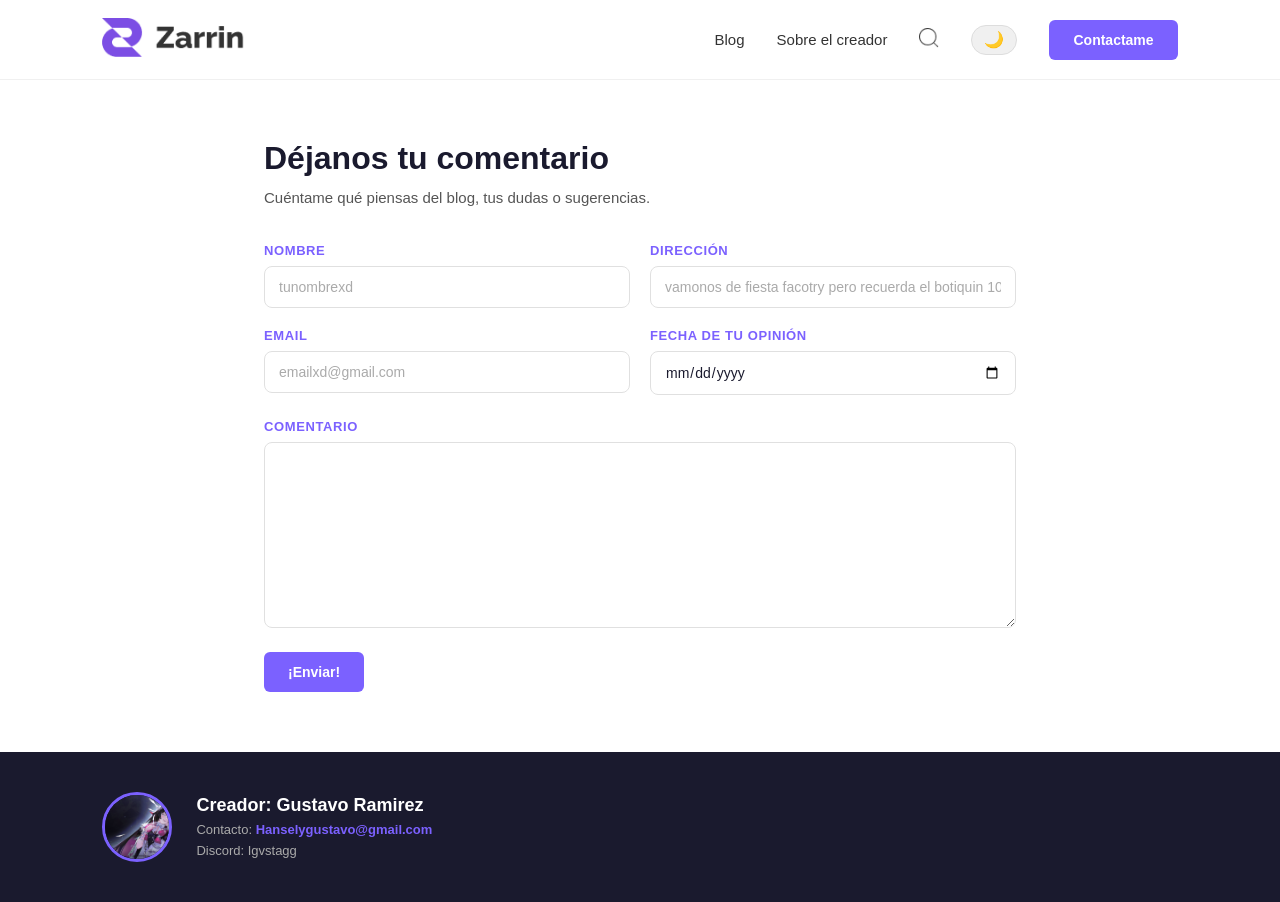
<file: contacto.html>
<!DOCTYPE html>
<html lang="es">
<head>
    <meta charset="UTF-8">
    <meta name="viewport" content="width=device-width, initial-scale=1.0">
    <title>Contacto</title>
    <link rel="stylesheet" href="style.css">
</head>
<body>
    <header class="header">
        <a href="index.html" class="header__logo">
            <img src="assets/logo.png" alt="Logo">
        </a>
        <nav class="header__nav nav">
            <a href="index.html" class="nav__link">Blog</a>
            <a href="creador.html" class="nav__link">Sobre el creador</a>
            <a href="" class="nav__link">
                <img src="assets/lupa.png" alt="search" class="nav__img">
            </a>
            <button class="theme-toggle" onclick="toggleTheme()" title="Cambiar tema">🌙</button>
            <a href="contacto.html" class="button--purple">Contactame</a>
        </nav>
    </header>

    <main class="main">
        <section class="contact">
            <h1 class="contact__title">Déjanos tu comentario</h1>
            <p class="contact__subtitle">Cuéntame qué piensas del blog, tus dudas o sugerencias.</p>

            <!-- Reemplaza TU_ID_AQUI por el ID que te da Formspree (formspree.io) -->
            <form action="https://formspree.io/f/TU_ID_AQUI" method="POST" class="contact__form">
                <div class="contact__grid">
                    <div class="contact__field">
                        <label for="nombre">Nombre</label>
                        <input type="text" id="nombre" placeholder="tunombrexd" required name="nombre">
                    </div>
                    <div class="contact__field">
                        <label for="direccion">Dirección</label>
                        <input type="text" id="direccion" placeholder="vamonos de fiesta facotry pero recuerda el botiquin 10 #16-20" required name="direccion">
                    </div>
                    <div class="contact__field">
                        <label for="email">Email</label>
                        <input type="email" id="email" placeholder="emailxd@gmail.com" required name="_replyto">
                    </div>
                    <div class="contact__field">
                        <label for="fecha">Fecha de tu opinión</label>
                        <input type="date" id="fecha" required name="opinion">
                    </div>
                </div>

                <div class="contact__field contact__field--full">
                    <label for="comentario">Comentario</label>
                    <textarea name="comentario" id="comentario" cols="30" rows="10" required></textarea>
                </div>

                <!-- Campos extra de Formspree -->
                <input type="hidden" name="_subject" value="Nuevo comentario en el blog">
                <input type="text" name="_gotcha" style="display:none">

                <button type="submit" class="button--purple contact__submit">¡Enviar!</button>
            </form>
        </section>
    </main>

    <footer class="footer">
        <img src="assets/pfp.jpg" alt="Profile Picture" class="footer__pfp">
        <div class="footer__info">
            <span class="footer__name">Creador: Gustavo Ramirez</span>
            <span class="footer__contact">Contacto: <a href="mailto:Hanselygustavo@gmail.com">Hanselygustavo@gmail.com</a></span>
            <span class="footer__discord">Discord: Igvstagg</span>
        </div>
    </footer>

    <script>
        function toggleTheme() {
            const isDark = document.body.classList.toggle('dark');
            localStorage.setItem('theme', isDark ? 'dark' : 'light');
            document.querySelector('.theme-toggle').textContent = isDark ? '☀️' : '🌙';
        }
        if (localStorage.getItem('theme') === 'dark') {
            document.body.classList.add('dark');
            document.querySelector('.theme-toggle').textContent = '☀️';
        }
    </script>
</body>
</html>
</file>
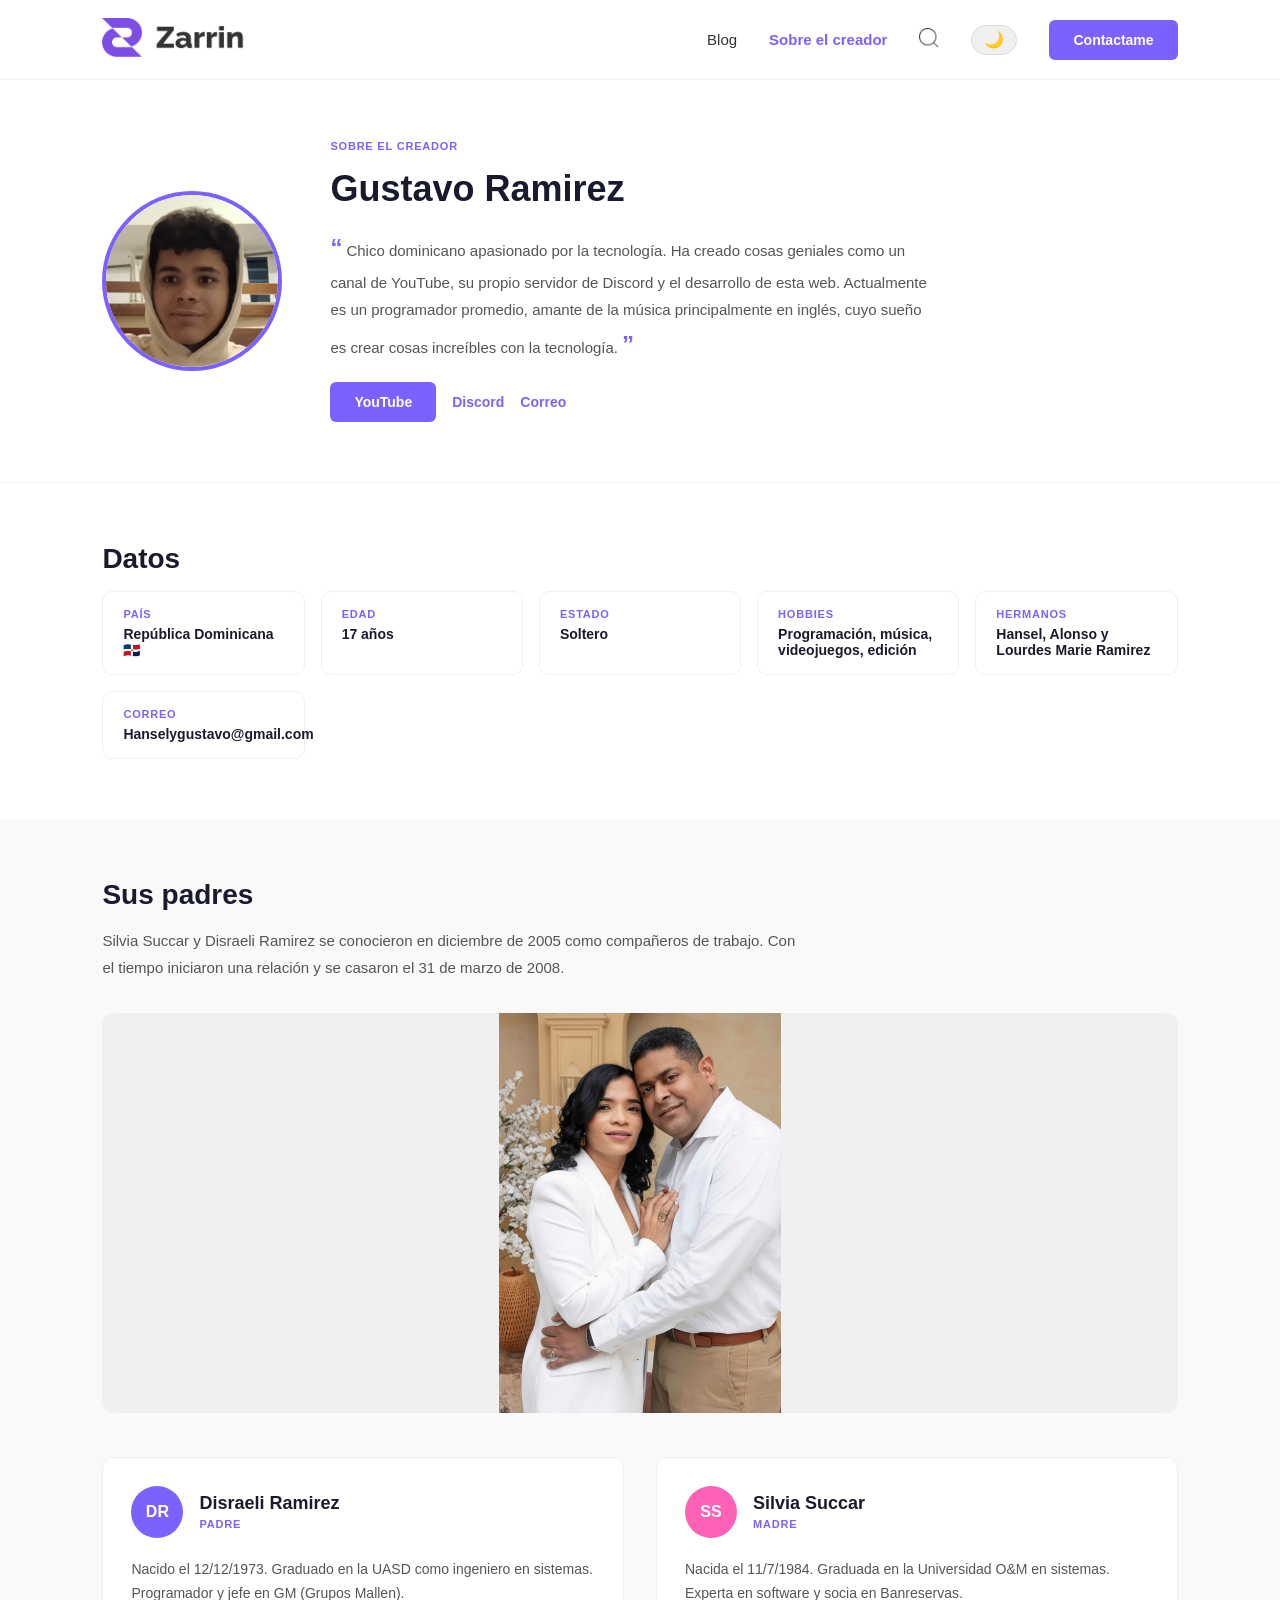
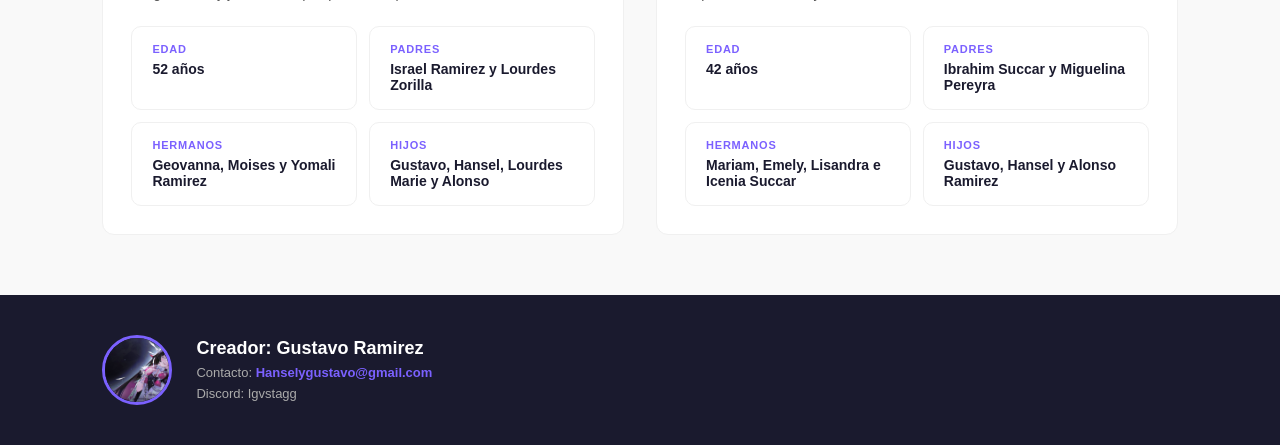
<file: creador.html>
<!DOCTYPE html>
<html lang="en">
<head>
    <meta charset="UTF-8">
    <meta name="viewport" content="width=device-width, initial-scale=1.0">
    <title>Sobre el creador</title>
    <link rel="stylesheet" href="style.css">
</head>
<body>
    <header class="header">
        <a href="index.html" class="header__logo">
            <img src="assets/logo.png" alt="Logo">
        </a>
        <nav class="header__nav nav">
            <a href="index.html" class="nav__link">Blog</a>
            <a href="creador.html" class="nav__link nav__link--purple">Sobre el creador</a>
            <a href="" class="nav__link">
                <img src="assets/lupa.png" alt="search" class="nav__img">
            </a>
            <button class="theme-toggle" onclick="toggleTheme()" title="Cambiar tema">🌙</button>
            <a href="https://mail.google.com/mail/?view=cm&to=Hanselygustavo@gmail.com" target="_blank" class="button--purple">Contactame</a>
        </nav>
    </header>

    <main class="main">
        <section class="creator-hero">
            <img src="assets/pfppp.webp" alt="Gustavo Ramirez" class="creator-hero__img">
            <div class="creator-hero__info">
                <span class="post__category">Sobre el creador</span>
                <h1 class="creator-hero__name">Gustavo Ramirez</h1>
                <p class="creator-hero__bio">Chico dominicano apasionado por la tecnología. Ha creado cosas geniales como un canal de YouTube, su propio servidor de Discord y el desarrollo de esta web. Actualmente es un programador promedio, amante de la música principalmente en inglés, cuyo sueño es crear cosas increíbles con la tecnología.</p>
                <div class="creator-hero__links">
                    <a href="https://www.youtube.com/@IGVSTAGG" target="_blank" class="button--purple">YouTube</a>
                    <a href="https://discord.gg/BCWVTdmDfM" target="_blank" class="creator-link">Discord</a>
                    <a href="mailto:Hanselygustavo@gmail.com" class="creator-link">Correo</a>
                </div>
            </div>
        </section>

        <section class="creator-section">
            <h2 class="creator-section__title">Datos</h2>
            <div class="creator-cards">
                <div class="creator-card"><span class="creator-card__label">País</span><span class="creator-card__value">República Dominicana 🇩🇴</span></div>
                <div class="creator-card"><span class="creator-card__label">Edad</span><span class="creator-card__value">17 años</span></div>
                <div class="creator-card"><span class="creator-card__label">Estado</span><span class="creator-card__value">Soltero</span></div>
                <div class="creator-card"><span class="creator-card__label">Hobbies</span><span class="creator-card__value">Programación, música, videojuegos, edición</span></div>
                <div class="creator-card"><span class="creator-card__label">Hermanos</span><span class="creator-card__value">Hansel, Alonso y Lourdes Marie Ramirez</span></div>
                <div class="creator-card"><span class="creator-card__label">Correo</span><span class="creator-card__value">Hanselygustavo@gmail.com</span></div>
            </div>
        </section>

        <section class="creator-section creator-section--gray">
            <h2 class="creator-section__title">Sus padres</h2>
            <p class="creator-section__desc">Silvia Succar y Disraeli Ramirez se conocieron en diciembre de 2005 como compañeros de trabajo. Con el tiempo iniciaron una relación y se casaron el 31 de marzo de 2008.</p>
            <img src="assets/padres.jpg" alt="Padres de Gustavo" class="creator-parents__img">
            <div class="creator-parents-grid">
                <div class="creator-parent-card">
                    <div class="creator-parent-card__header">
                        <div class="creator-avatar">DR</div>
                        <div><h3 class="creator-parent-card__name">Disraeli Ramirez</h3><span class="post__category">Padre</span></div>
                    </div>
                    <p class="creator-parent-card__bio">Nacido el 12/12/1973. Graduado en la UASD como ingeniero en sistemas. Programador y jefe en GM (Grupos Mallen).</p>
                    <div class="creator-parent-card__data">
                        <div class="creator-card"><span class="creator-card__label">Edad</span><span class="creator-card__value">52 años</span></div>
                        <div class="creator-card"><span class="creator-card__label">Padres</span><span class="creator-card__value">Israel Ramirez y Lourdes Zorilla</span></div>
                        <div class="creator-card"><span class="creator-card__label">Hermanos</span><span class="creator-card__value">Geovanna, Moises y Yomali Ramirez</span></div>
                        <div class="creator-card"><span class="creator-card__label">Hijos</span><span class="creator-card__value">Gustavo, Hansel, Lourdes Marie y Alonso</span></div>
                    </div>
                </div>
                <div class="creator-parent-card">
                    <div class="creator-parent-card__header">
                        <div class="creator-avatar creator-avatar--pink">SS</div>
                        <div><h3 class="creator-parent-card__name">Silvia Succar</h3><span class="post__category">Madre</span></div>
                    </div>
                    <p class="creator-parent-card__bio">Nacida el 11/7/1984. Graduada en la Universidad O&M en sistemas. Experta en software y socia en Banreservas.</p>
                    <div class="creator-parent-card__data">
                        <div class="creator-card"><span class="creator-card__label">Edad</span><span class="creator-card__value">42 años</span></div>
                        <div class="creator-card"><span class="creator-card__label">Padres</span><span class="creator-card__value">Ibrahim Succar y Miguelina Pereyra</span></div>
                        <div class="creator-card"><span class="creator-card__label">Hermanos</span><span class="creator-card__value">Mariam, Emely, Lisandra e Icenia Succar</span></div>
                        <div class="creator-card"><span class="creator-card__label">Hijos</span><span class="creator-card__value">Gustavo, Hansel y Alonso Ramirez</span></div>
                    </div>
                </div>
            </div>
        </section>
    </main>

    <footer class="footer">
        <img src="assets/pfp.jpg" alt="Profile Picture" class="footer__pfp">
        <div class="footer__info">
            <span class="footer__name">Creador: Gustavo Ramirez</span>
            <span class="footer__contact">Contacto: <a href="mailto:Hanselygustavo@gmail.com">Hanselygustavo@gmail.com</a></span>
            <span class="footer__discord">Discord: Igvstagg</span>
        </div>
    </footer>

    <script>
        function toggleTheme() {
            const isDark = document.body.classList.toggle('dark');
            localStorage.setItem('theme', isDark ? 'dark' : 'light');
            document.querySelector('.theme-toggle').textContent = isDark ? '☀️' : '🌙';
        }
        if (localStorage.getItem('theme') === 'dark') {
            document.body.classList.add('dark');
            document.querySelector('.theme-toggle').textContent = '☀️';
        }
    </script>
</body>
</html>
</file>
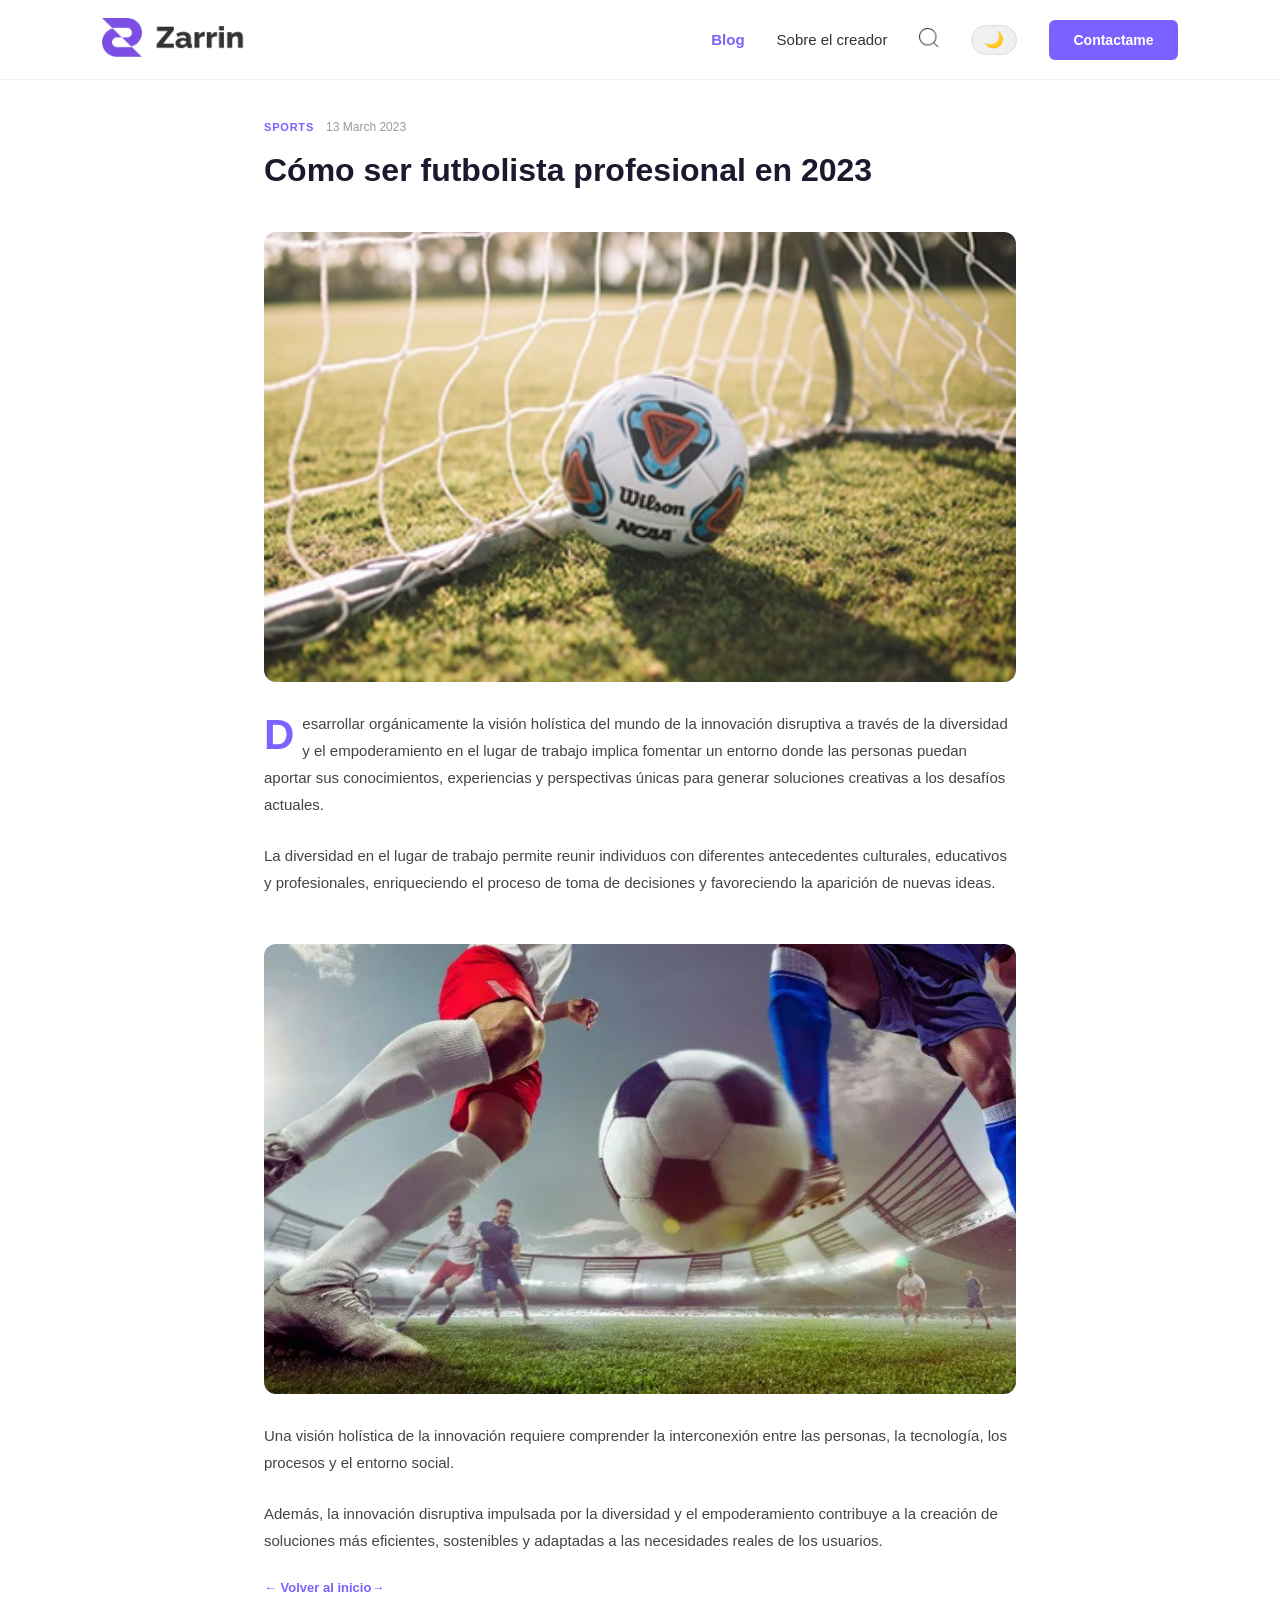
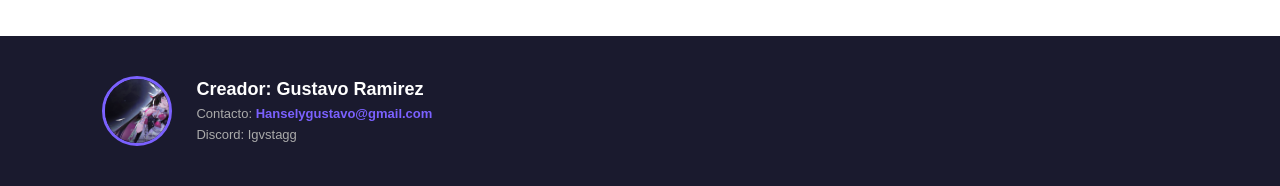
<file: futbolista.html>
<!DOCTYPE html>
<html lang="en">
<head>
    <meta charset="UTF-8">
    <meta name="viewport" content="width=device-width, initial-scale=1.0">
    <title>Cómo ser futbolista profesional en 2023</title>
    <link rel="stylesheet" href="style.css">
</head>
<body>
    <header class="header">
        <a href="index.html" class="header__logo">
            <img src="assets/logo.png" alt="Logo">
        </a>
        <nav class="header__nav nav">
            <a href="index.html" class="nav__link nav__link--purple">Blog</a>
            <a href="creador.html" class="nav__link">Sobre el creador</a>
            <a href="" class="nav__link">
                <img src="assets/lupa.png" alt="search" class="nav__img">
            </a>
            <button class="theme-toggle" onclick="toggleTheme()" title="Cambiar tema">🌙</button>
            <a href="https://mail.google.com/mail/?view=cm&to=Hanselygustavo@gmail.com" target="_blank" class="button--purple">Contactame</a>
        </nav>
    </header>

    <main>
        <article class="article">
            <div class="post__meta">
                <span class="post__category">Sports</span>
                <span class="post__date">13 March 2023</span>
            </div>
            <h1 class="article__title">Cómo ser futbolista profesional en 2023</h1>
            <img src="assets/iii.png" alt="Futbolista" class="article__img">
            <p class="article__text">Desarrollar orgánicamente la visión holística del mundo de la innovación disruptiva a través de la diversidad y el empoderamiento en el lugar de trabajo implica fomentar un entorno donde las personas puedan aportar sus conocimientos, experiencias y perspectivas únicas para generar soluciones creativas a los desafíos actuales.</p>
            <p class="article__text">La diversidad en el lugar de trabajo permite reunir individuos con diferentes antecedentes culturales, educativos y profesionales, enriqueciendo el proceso de toma de decisiones y favoreciendo la aparición de nuevas ideas.</p>
            <img src="assets/futbol.webp" alt="Futbolista" class="article__img">
            <p class="article__text">Una visión holística de la innovación requiere comprender la interconexión entre las personas, la tecnología, los procesos y el entorno social.</p>
            <p class="article__text">Además, la innovación disruptiva impulsada por la diversidad y el empoderamiento contribuye a la creación de soluciones más eficientes, sostenibles y adaptadas a las necesidades reales de los usuarios.</p>
            <a href="index.html" class="read-more">← Volver al inicio</a>
        </article>
    </main>

    <footer class="footer">
        <img src="assets/pfp.jpg" alt="Profile Picture" class="footer__pfp">
        <div class="footer__info">
            <span class="footer__name">Creador: Gustavo Ramirez</span>
            <span class="footer__contact">Contacto: <a href="mailto:Hanselygustavo@gmail.com">Hanselygustavo@gmail.com</a></span>
            <span class="footer__discord">Discord: Igvstagg</span>
        </div>
    </footer>

    <script>
        function toggleTheme() {
            const isDark = document.body.classList.toggle('dark');
            localStorage.setItem('theme', isDark ? 'dark' : 'light');
            document.querySelector('.theme-toggle').textContent = isDark ? '☀️' : '🌙';
        }
        if (localStorage.getItem('theme') === 'dark') {
            document.body.classList.add('dark');
            document.querySelector('.theme-toggle').textContent = '☀️';
        }
    </script>
</body>
</html>
</file>
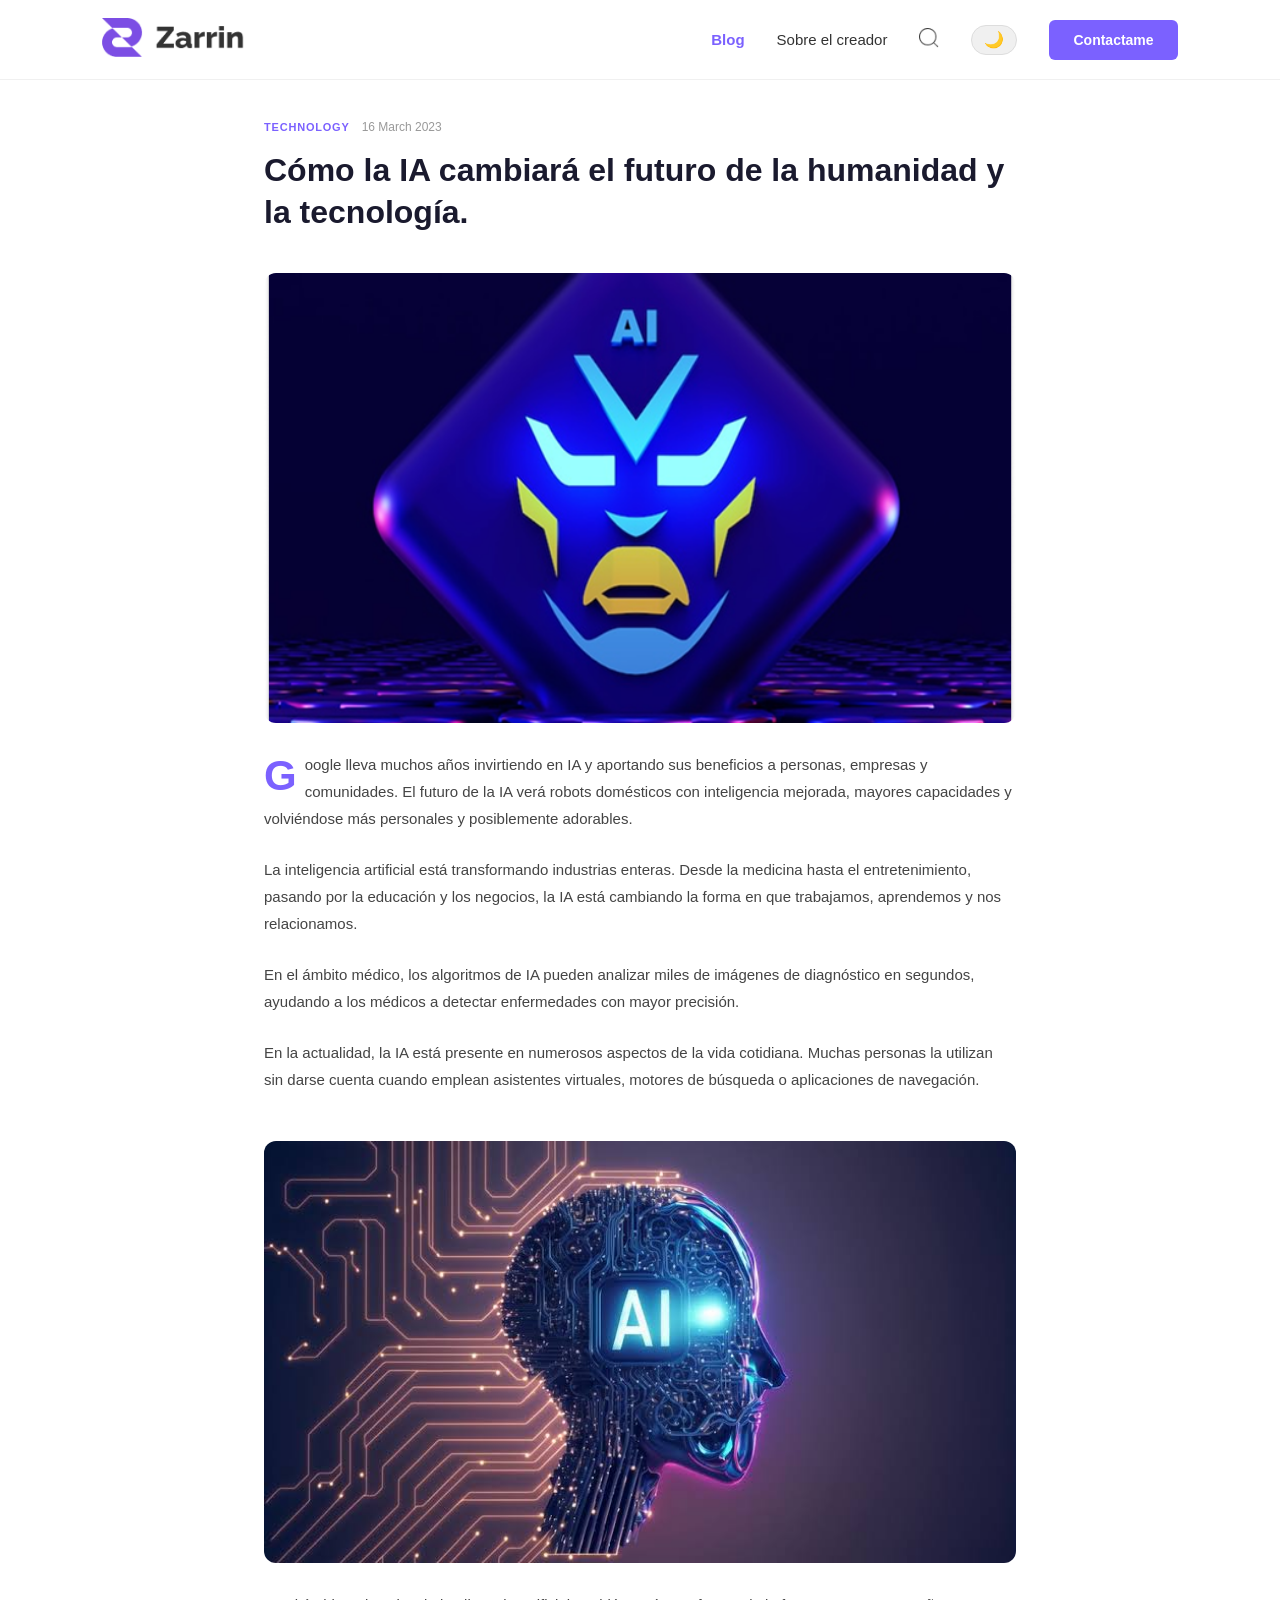
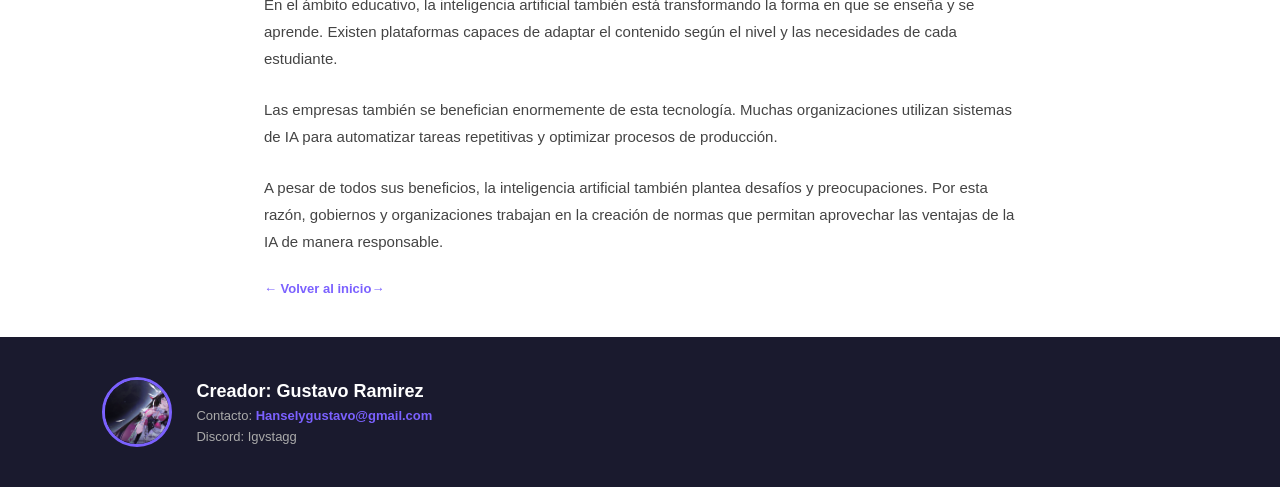
<file: ia.html>
<!DOCTYPE html>
<html lang="en">
<head>
    <meta charset="UTF-8">
    <meta name="viewport" content="width=device-width, initial-scale=1.0">
    <title>Cómo la IA cambiará el futuro</title>
    <link rel="stylesheet" href="style.css">
</head>
<body>
    <header class="header">
        <a href="index.html" class="header__logo">
            <img src="assets/logo.png" alt="Logo">
        </a>
        <nav class="header__nav nav">
            <a href="index.html" class="nav__link nav__link--purple">Blog</a>
            <a href="creador.html" class="nav__link">Sobre el creador</a>
            <a href="" class="nav__link">
                <img src="assets/lupa.png" alt="search" class="nav__img">
            </a>
            <button class="theme-toggle" onclick="toggleTheme()" title="Cambiar tema">🌙</button>
            <a href="https://mail.google.com/mail/?view=cm&to=Hanselygustavo@gmail.com" target="_blank" class="button--purple">Contactame</a>
        </nav>
    </header>

    <main class="main">
        <section class="article">
            <div class="article__meta post__meta">
                <span class="post__category">Technology</span>
                <span class="post__date">16 March 2023</span>
            </div>
            <h1 class="article__title">Cómo la IA cambiará el futuro de la humanidad y la tecnología.</h1>
            <img src="assets/banner.png" alt="IA" class="article__img">
            <p class="article__text">Google lleva muchos años invirtiendo en IA y aportando sus beneficios a personas, empresas y comunidades. El futuro de la IA verá robots domésticos con inteligencia mejorada, mayores capacidades y volviéndose más personales y posiblemente adorables.</p>
            <p class="article__text">La inteligencia artificial está transformando industrias enteras. Desde la medicina hasta el entretenimiento, pasando por la educación y los negocios, la IA está cambiando la forma en que trabajamos, aprendemos y nos relacionamos.</p>
            <p class="article__text">En el ámbito médico, los algoritmos de IA pueden analizar miles de imágenes de diagnóstico en segundos, ayudando a los médicos a detectar enfermedades con mayor precisión.</p>
            <p class="article__text">En la actualidad, la IA está presente en numerosos aspectos de la vida cotidiana. Muchas personas la utilizan sin darse cuenta cuando emplean asistentes virtuales, motores de búsqueda o aplicaciones de navegación.</p>
            <img src="assets/IA.jpg" alt="IA" class="article__img">
            <p class="article__text">En el ámbito educativo, la inteligencia artificial también está transformando la forma en que se enseña y se aprende. Existen plataformas capaces de adaptar el contenido según el nivel y las necesidades de cada estudiante.</p>
            <p class="article__text">Las empresas también se benefician enormemente de esta tecnología. Muchas organizaciones utilizan sistemas de IA para automatizar tareas repetitivas y optimizar procesos de producción.</p>
            <p class="article__text">A pesar de todos sus beneficios, la inteligencia artificial también plantea desafíos y preocupaciones. Por esta razón, gobiernos y organizaciones trabajan en la creación de normas que permitan aprovechar las ventajas de la IA de manera responsable.</p>
            <a href="index.html" class="read-more">← Volver al inicio</a>
        </section>
    </main>

    <footer class="footer">
        <img src="assets/pfp.jpg" alt="Profile Picture" class="footer__pfp">
        <div class="footer__info">
            <span class="footer__name">Creador: Gustavo Ramirez</span>
            <span class="footer__contact">Contacto: <a href="mailto:Hanselygustavo@gmail.com">Hanselygustavo@gmail.com</a></span>
            <span class="footer__discord">Discord: Igvstagg</span>
        </div>
    </footer>

    <script>
        function toggleTheme() {
            const isDark = document.body.classList.toggle('dark');
            localStorage.setItem('theme', isDark ? 'dark' : 'light');
            document.querySelector('.theme-toggle').textContent = isDark ? '☀️' : '🌙';
        }
        if (localStorage.getItem('theme') === 'dark') {
            document.body.classList.add('dark');
            document.querySelector('.theme-toggle').textContent = '☀️';
        }
    </script>
</body>
</html>
</file>
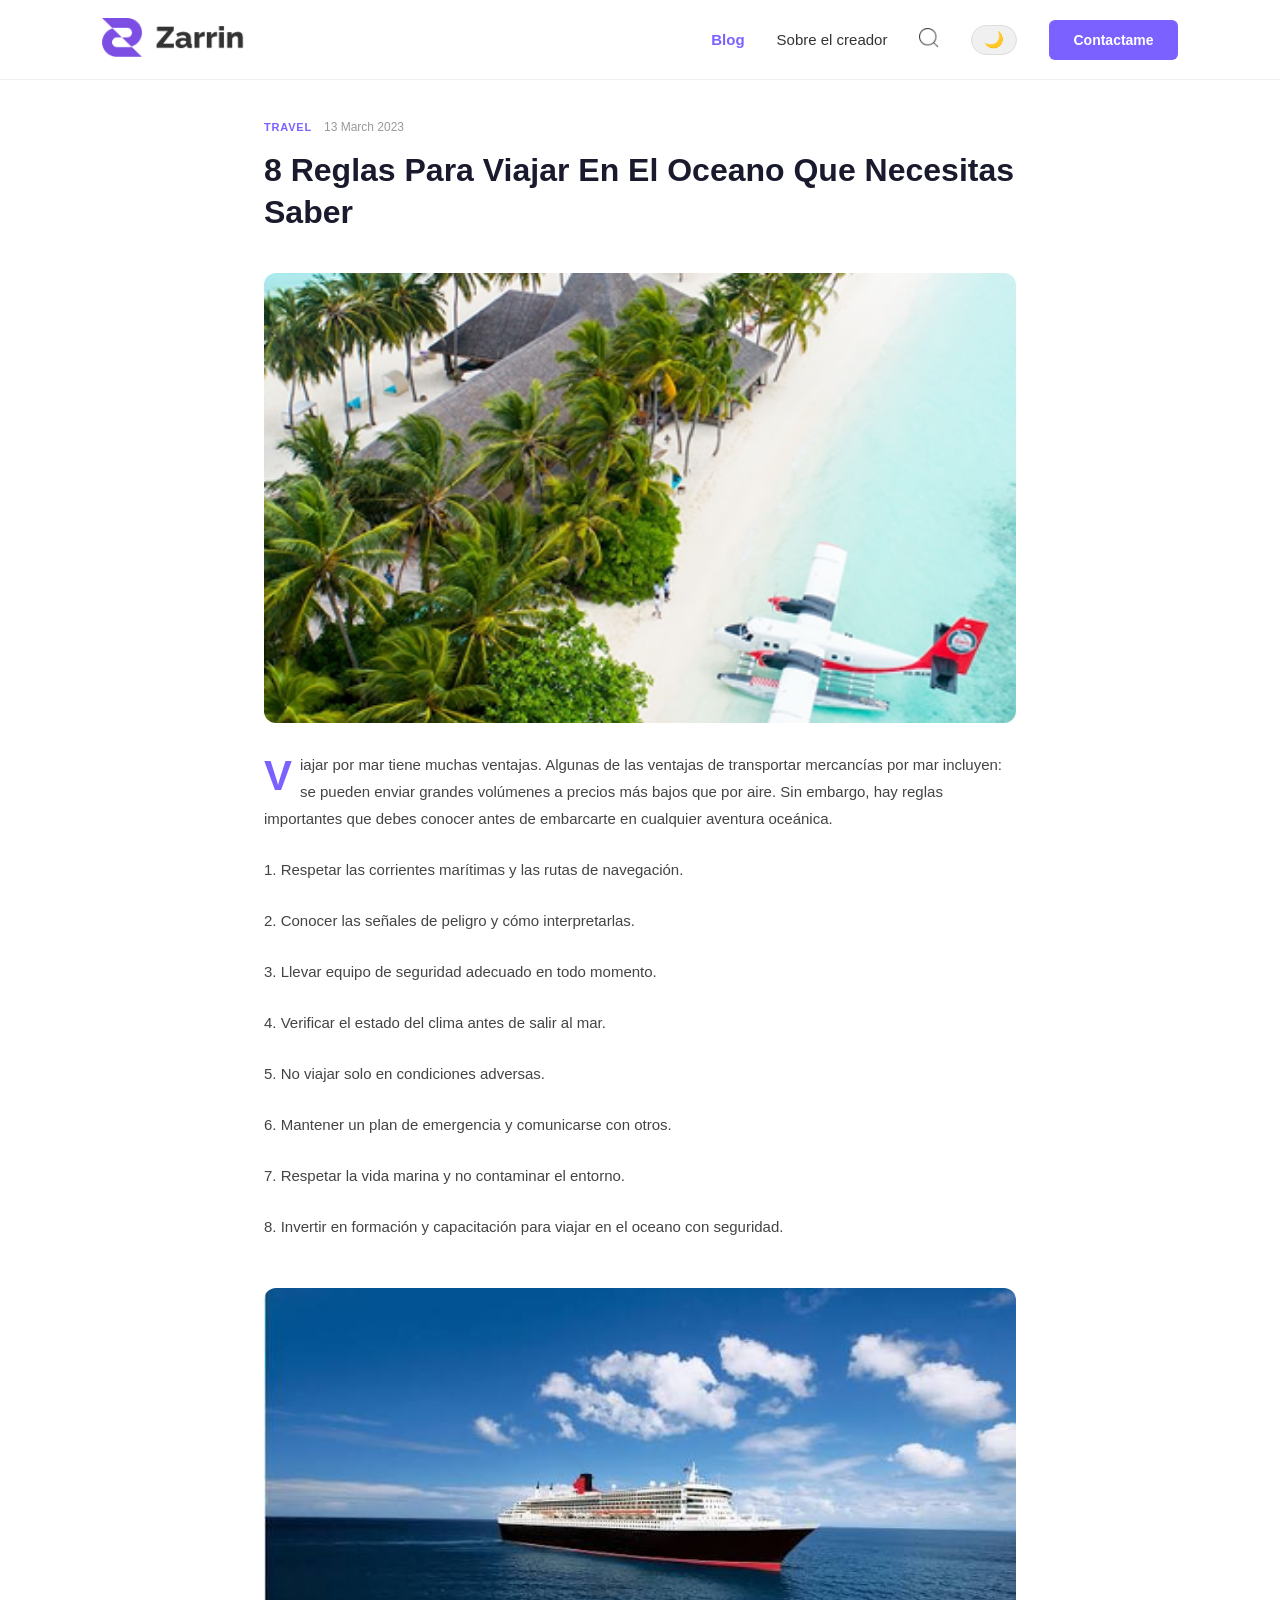
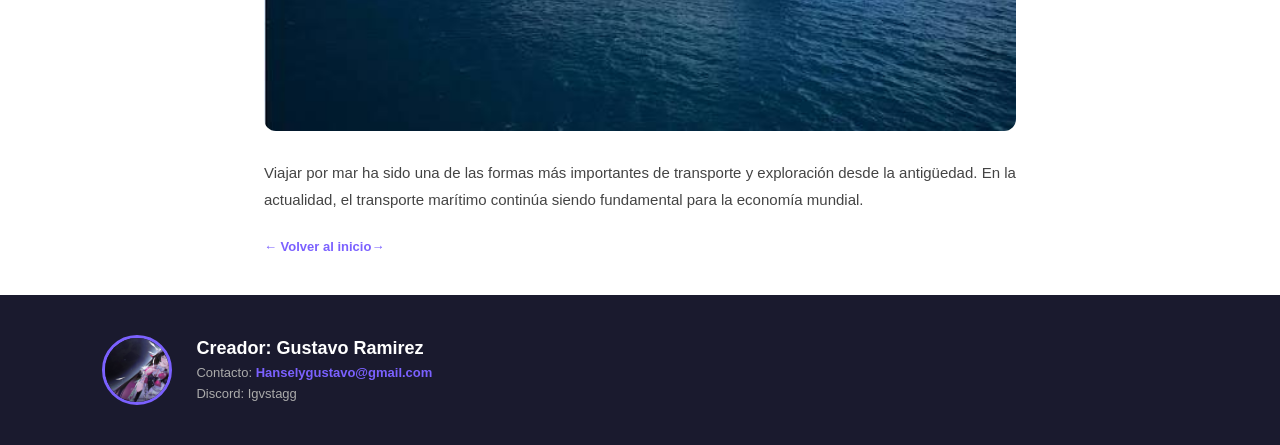
<file: ocean.html>
<!DOCTYPE html>
<html lang="en">
<head>
    <meta charset="UTF-8">
    <meta name="viewport" content="width=device-width, initial-scale=1.0">
    <title>8 Reglas Para Viajar En El Oceano</title>
    <link rel="stylesheet" href="style.css">
</head>
<body>
    <header class="header">
        <a href="index.html" class="header__logo">
            <img src="assets/logo.png" alt="Logo">
        </a>
        <nav class="header__nav nav">
            <a href="index.html" class="nav__link nav__link--purple">Blog</a>
            <a href="creador.html" class="nav__link">Sobre el creador</a>
            <a href="" class="nav__link">
                <img src="assets/lupa.png" alt="search" class="nav__img">
            </a>
            <button class="theme-toggle" onclick="toggleTheme()" title="Cambiar tema">🌙</button>
            <a href="https://mail.google.com/mail/?view=cm&to=Hanselygustavo@gmail.com" target="_blank" class="button--purple">Contactame</a>
        </nav>
    </header>

    <main class="main">
        <section class="article">
            <div class="article__meta post__meta">
                <span class="post__category">Travel</span>
                <span class="post__date">13 March 2023</span>
            </div>
            <h1 class="article__title">8 Reglas Para Viajar En El Oceano Que Necesitas Saber</h1>
            <img src="assets/image0.png" alt="Ocean" class="article__img">
            <p class="article__text">Viajar por mar tiene muchas ventajas. Algunas de las ventajas de transportar mercancías por mar incluyen: se pueden enviar grandes volúmenes a precios más bajos que por aire. Sin embargo, hay reglas importantes que debes conocer antes de embarcarte en cualquier aventura oceánica.</p>
            <p class="article__text">1. Respetar las corrientes marítimas y las rutas de navegación.</p>
            <p class="article__text">2. Conocer las señales de peligro y cómo interpretarlas.</p>
            <p class="article__text">3. Llevar equipo de seguridad adecuado en todo momento.</p>
            <p class="article__text">4. Verificar el estado del clima antes de salir al mar.</p>
            <p class="article__text">5. No viajar solo en condiciones adversas.</p>
            <p class="article__text">6. Mantener un plan de emergencia y comunicarse con otros.</p>
            <p class="article__text">7. Respetar la vida marina y no contaminar el entorno.</p>
            <p class="article__text">8. Invertir en formación y capacitación para viajar en el oceano con seguridad.</p>
            <img src="assets/ship.jpg" alt="Ship" class="article__img">
            <p class="article__text">Viajar por mar ha sido una de las formas más importantes de transporte y exploración desde la antigüedad. En la actualidad, el transporte marítimo continúa siendo fundamental para la economía mundial.</p>
            <a href="index.html" class="read-more">← Volver al inicio</a>
        </section>
    </main>

    <footer class="footer">
        <img src="assets/pfp.jpg" alt="Profile Picture" class="footer__pfp">
        <div class="footer__info">
            <span class="footer__name">Creador: Gustavo Ramirez</span>
            <span class="footer__contact">Contacto: <a href="mailto:Hanselygustavo@gmail.com">Hanselygustavo@gmail.com</a></span>
            <span class="footer__discord">Discord: Igvstagg</span>
        </div>
    </footer>

    <script>
        function toggleTheme() {
            const isDark = document.body.classList.toggle('dark');
            localStorage.setItem('theme', isDark ? 'dark' : 'light');
            document.querySelector('.theme-toggle').textContent = isDark ? '☀️' : '🌙';
        }
        if (localStorage.getItem('theme') === 'dark') {
            document.body.classList.add('dark');
            document.querySelector('.theme-toggle').textContent = '☀️';
        }
    </script>
</body>
</html>
</file>
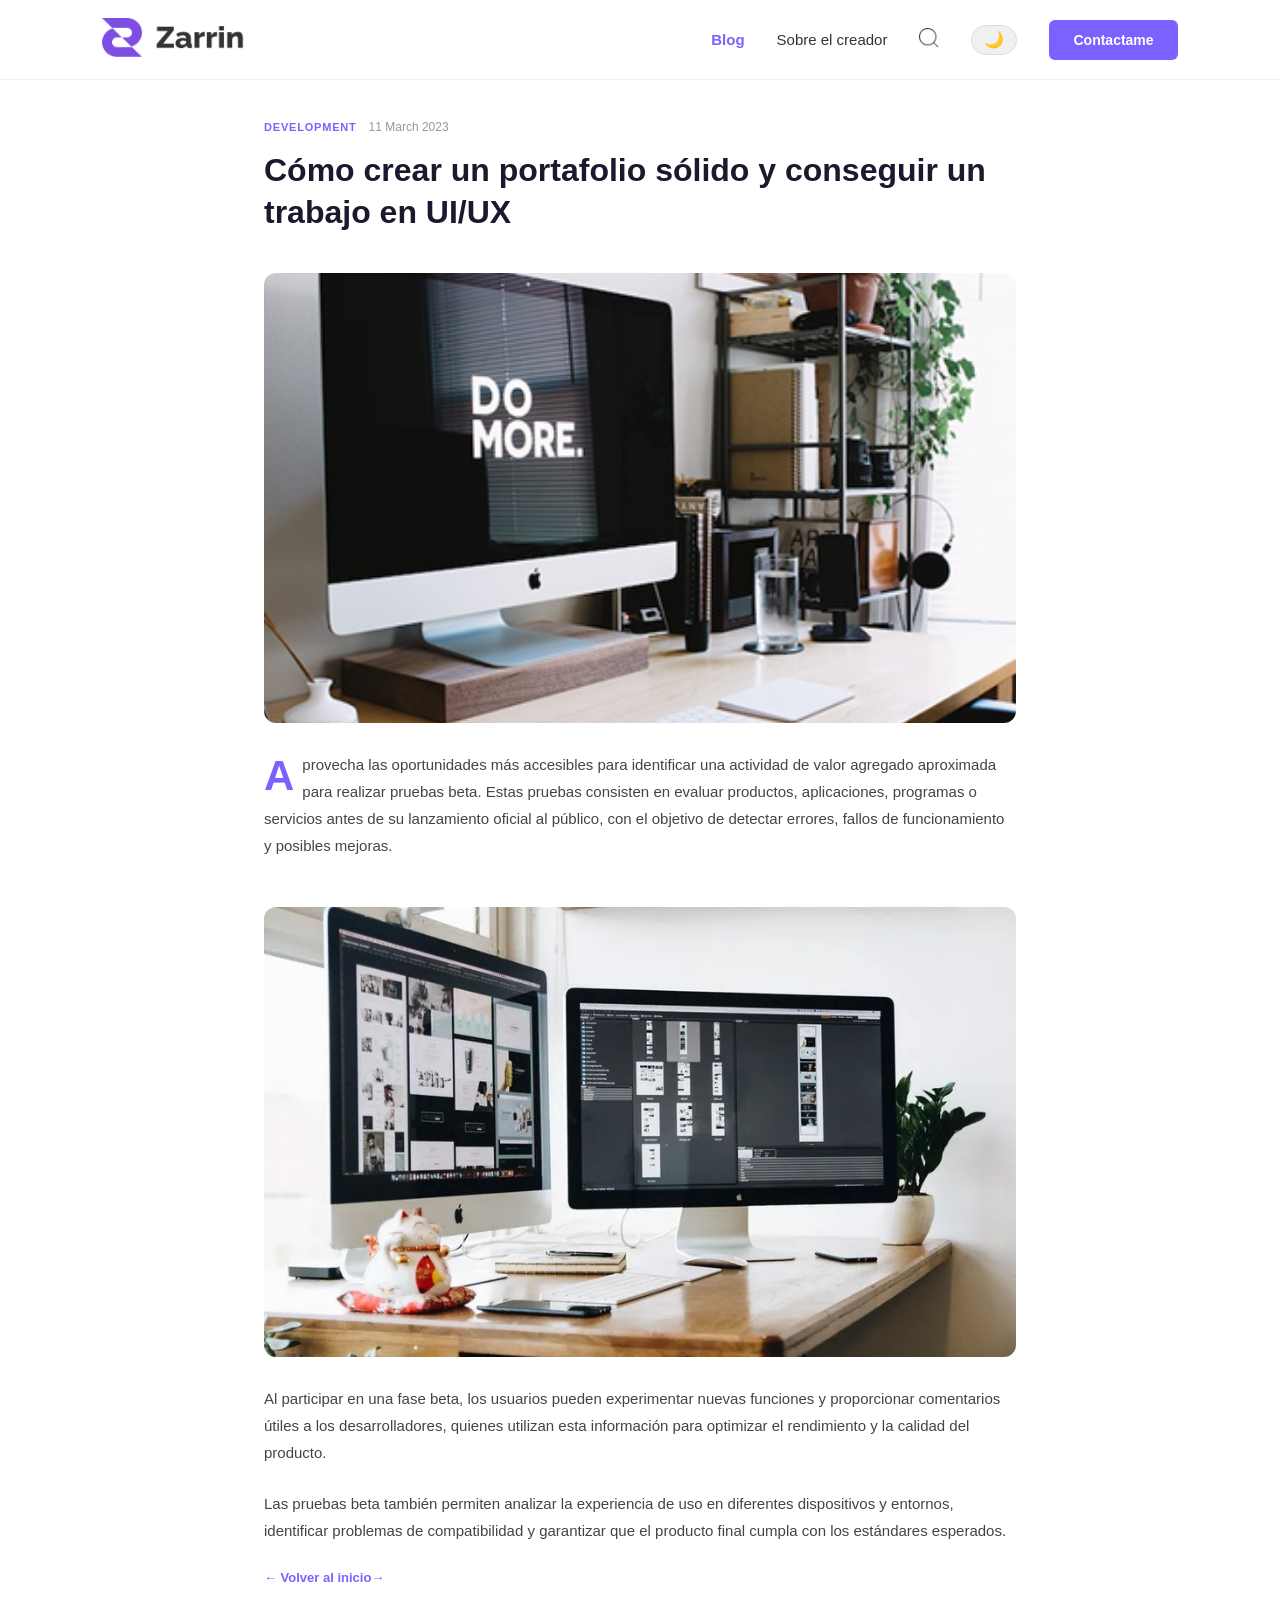
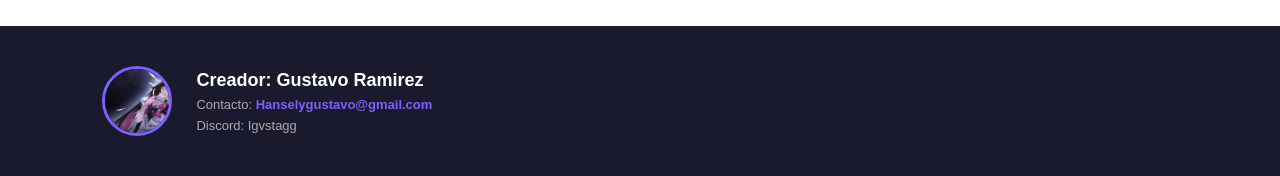
<file: portfolio.html>
<!DOCTYPE html>
<html lang="en">
<head>
    <meta charset="UTF-8">
    <meta name="viewport" content="width=device-width, initial-scale=1.0">
    <title>Cómo crear un portafolio sólido y conseguir un trabajo en UI/UX</title>
    <link rel="stylesheet" href="style.css">
</head>
<body>
    <header class="header">
        <a href="index.html" class="header__logo">
            <img src="assets/logo.png" alt="Logo">
        </a>
        <nav class="header__nav nav">
            <a href="index.html" class="nav__link nav__link--purple">Blog</a>
            <a href="creador.html" class="nav__link">Sobre el creador</a>
            <a href="" class="nav__link">
                <img src="assets/lupa.png" alt="search" class="nav__img">
            </a>
            <button class="theme-toggle" onclick="toggleTheme()" title="Cambiar tema">🌙</button>
            <a href="https://mail.google.com/mail/?view=cm&to=Hanselygustavo@gmail.com" target="_blank" class="button--purple">Contactame</a>
        </nav>
    </header>

    <main>
        <article class="article">
            <div class="post__meta">
                <span class="post__category">Development</span>
                <span class="post__date">11 March 2023</span>
            </div>
            <h1 class="article__title">Cómo crear un portafolio sólido y conseguir un trabajo en UI/UX</h1>
            <img src="assets/oo.png" alt="Portafolio" class="article__img">
            <p class="article__text">Aprovecha las oportunidades más accesibles para identificar una actividad de valor agregado aproximada para realizar pruebas beta. Estas pruebas consisten en evaluar productos, aplicaciones, programas o servicios antes de su lanzamiento oficial al público, con el objetivo de detectar errores, fallos de funcionamiento y posibles mejoras.</p>
            <img src="assets/portafolio.webp" alt="Portafolio" class="article__img">
            <p class="article__text">Al participar en una fase beta, los usuarios pueden experimentar nuevas funciones y proporcionar comentarios útiles a los desarrolladores, quienes utilizan esta información para optimizar el rendimiento y la calidad del producto.</p>
            <p class="article__text">Las pruebas beta también permiten analizar la experiencia de uso en diferentes dispositivos y entornos, identificar problemas de compatibilidad y garantizar que el producto final cumpla con los estándares esperados.</p>
            <a href="index.html" class="read-more">← Volver al inicio</a>
        </article>
    </main>

    <footer class="footer">
        <img src="assets/pfp.jpg" alt="Profile Picture" class="footer__pfp">
        <div class="footer__info">
            <span class="footer__name">Creador: Gustavo Ramirez</span>
            <span class="footer__contact">Contacto: <a href="mailto:Hanselygustavo@gmail.com">Hanselygustavo@gmail.com</a></span>
            <span class="footer__discord">Discord: Igvstagg</span>
        </div>
    </footer>

    <script>
        function toggleTheme() {
            const isDark = document.body.classList.toggle('dark');
            localStorage.setItem('theme', isDark ? 'dark' : 'light');
            document.querySelector('.theme-toggle').textContent = isDark ? '☀️' : '🌙';
        }
        if (localStorage.getItem('theme') === 'dark') {
            document.body.classList.add('dark');
            document.querySelector('.theme-toggle').textContent = '☀️';
        }
    </script>
</body>
</html>
</file>
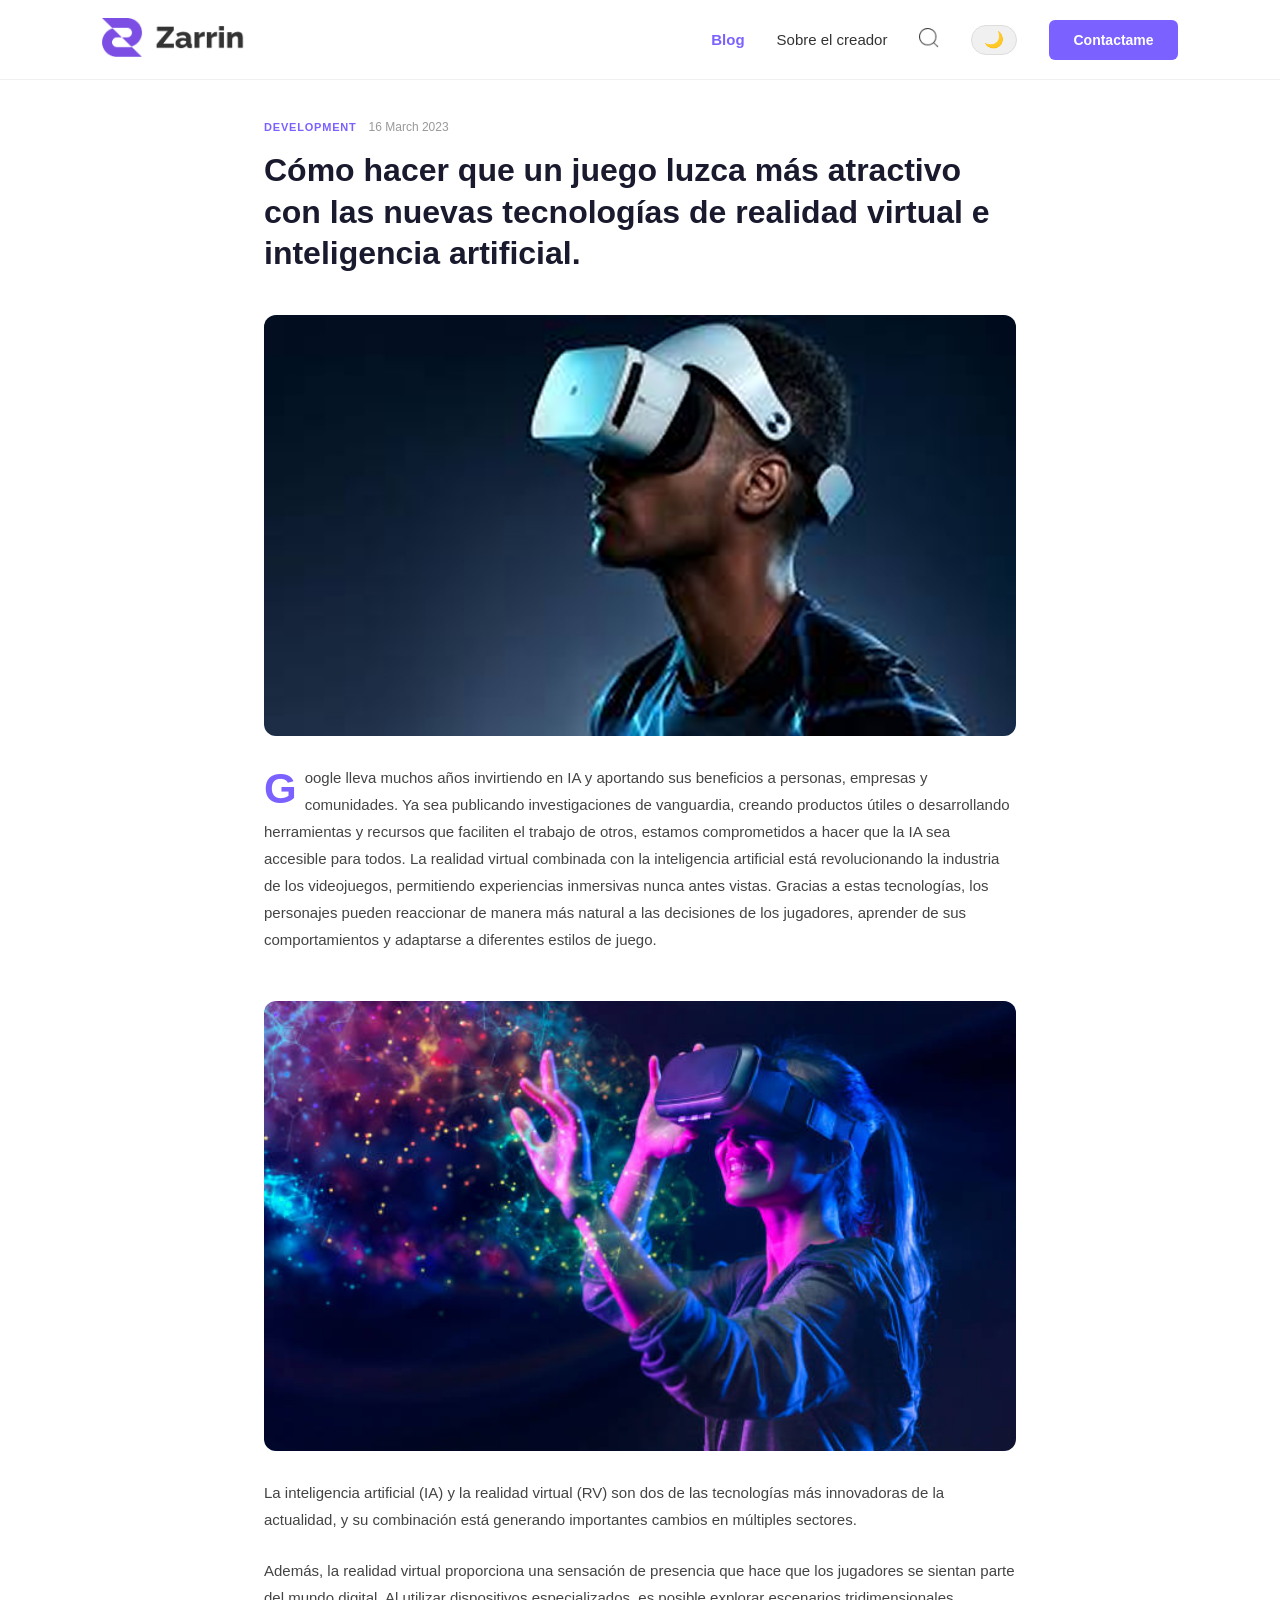
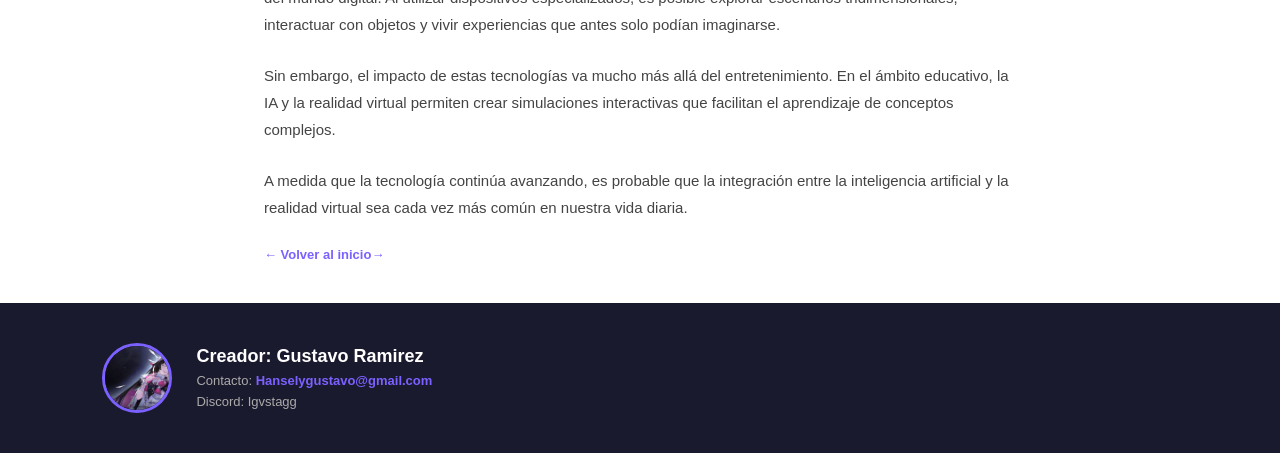
<file: vr.html>
<!DOCTYPE html>
<html lang="en">
<head>
    <meta charset="UTF-8">
    <meta name="viewport" content="width=device-width, initial-scale=1.0">
    <title>Cómo hacer que un juego luzca más atractivo</title>
    <link rel="stylesheet" href="style.css">
</head>
<body>
    <header class="header">
        <a href="index.html" class="header__logo">
            <img src="assets/logo.png" alt="Logo">
        </a>
        <nav class="header__nav nav">
            <a href="index.html" class="nav__link nav__link--purple">Blog</a>
            <a href="creador.html" class="nav__link">Sobre el creador</a>
            <a href="" class="nav__link">
                <img src="assets/lupa.png" alt="search" class="nav__img">
            </a>
            <button class="theme-toggle" onclick="toggleTheme()" title="Cambiar tema">🌙</button>
            <a href="https://mail.google.com/mail/?view=cm&to=Hanselygustavo@gmail.com" target="_blank" class="button--purple">Contactame</a>
        </nav>
    </header>

    <main class="main">
        <section class="article">
            <div class="article__meta post__meta">
                <span class="post__category">Development</span>
                <span class="post__date">16 March 2023</span>
            </div>
            <h1 class="article__title">Cómo hacer que un juego luzca más atractivo con las nuevas tecnologías de realidad virtual e inteligencia artificial.</h1>
            <img src="assets/lol.png" alt="VR" class="article__img">
            <p class="article__text">Google lleva muchos años invirtiendo en IA y aportando sus beneficios a personas, empresas y comunidades. Ya sea publicando investigaciones de vanguardia, creando productos útiles o desarrollando herramientas y recursos que faciliten el trabajo de otros, estamos comprometidos a hacer que la IA sea accesible para todos. La realidad virtual combinada con la inteligencia artificial está revolucionando la industria de los videojuegos, permitiendo experiencias inmersivas nunca antes vistas. Gracias a estas tecnologías, los personajes pueden reaccionar de manera más natural a las decisiones de los jugadores, aprender de sus comportamientos y adaptarse a diferentes estilos de juego.</p>
            <img src="assets/VR.jpg" alt="vr" class="article__img">
            <p class="article__text">La inteligencia artificial (IA) y la realidad virtual (RV) son dos de las tecnologías más innovadoras de la actualidad, y su combinación está generando importantes cambios en múltiples sectores.</p>
            <p class="article__text">Además, la realidad virtual proporciona una sensación de presencia que hace que los jugadores se sientan parte del mundo digital. Al utilizar dispositivos especializados, es posible explorar escenarios tridimensionales, interactuar con objetos y vivir experiencias que antes solo podían imaginarse.</p>
            <p class="article__text">Sin embargo, el impacto de estas tecnologías va mucho más allá del entretenimiento. En el ámbito educativo, la IA y la realidad virtual permiten crear simulaciones interactivas que facilitan el aprendizaje de conceptos complejos.</p>
            <p class="article__text">A medida que la tecnología continúa avanzando, es probable que la integración entre la inteligencia artificial y la realidad virtual sea cada vez más común en nuestra vida diaria.</p>
            <a href="index.html" class="read-more">← Volver al inicio</a>
        </section>
    </main>

    <footer class="footer">
        <img src="assets/pfp.jpg" alt="Profile Picture" class="footer__pfp">
        <div class="footer__info">
            <span class="footer__name">Creador: Gustavo Ramirez</span>
            <span class="footer__contact">Contacto: <a href="mailto:Hanselygustavo@gmail.com">Hanselygustavo@gmail.com</a></span>
            <span class="footer__discord">Discord: Igvstagg</span>
        </div>
    </footer>

    <script>
        function toggleTheme() {
            const isDark = document.body.classList.toggle('dark');
            localStorage.setItem('theme', isDark ? 'dark' : 'light');
            document.querySelector('.theme-toggle').textContent = isDark ? '☀️' : '🌙';
        }
        if (localStorage.getItem('theme') === 'dark') {
            document.body.classList.add('dark');
            document.querySelector('.theme-toggle').textContent = '☀️';
        }
    </script>
</body>
</html>
</file>
<file: style.css>
* {
    margin: 0;
    padding: 0;
    box-sizing: border-box;
}

body {
    font-family: 'Segoe UI', sans-serif;
    color: #1a1a2e;
    background-color: #ffffff;
    transition: background-color 0.3s ease, color 0.3s ease;
}

a { text-decoration: none; }

/* MODO OSCURO */
body.dark { background-color: #0f0f1a; color: #e0e0f0; }
body.dark .header { background-color: #0f0f1a; border-bottom-color: #2a2a3e; }
body.dark .nav__link { color: #c0c0d8; }
body.dark .nav__link:hover { color: #a98bff; }
body.dark .recent-posts { background-color: #0f0f1a; }
body.dark .recent-posts__title, body.dark .popular-posts__title { color: #e0e0f0; }
body.dark .popular-posts { background-color: #1a1a2e; }
body.dark .post-card { background-color: #1e1e32; box-shadow: 0 2px 12px rgba(0,0,0,0.3); }
body.dark .post-card__title { color: #e0e0f0; }
body.dark .post-card__excerpt { color: #9090b0; }
body.dark .featured-post__title { color: #e0e0f0; }
body.dark .post__excerpt { color: #9090b0; }
body.dark .post__date { color: #606080; }
body.dark .article { color: #e0e0f0; }
body.dark .article__title { color: #e0e0f0; }
body.dark .article__text { color: #b0b0cc; }
body.dark .creator-hero { border-bottom-color: #2a2a3e; }
body.dark .creator-hero__name { color: #e0e0f0; }
body.dark .creator-hero__bio { color: #9090b0; }
body.dark .creator-section { background-color: #0f0f1a; }
body.dark .creator-section--gray { background-color: #1a1a2e; }
body.dark .creator-section__title { color: #e0e0f0; }
body.dark .creator-section__desc { color: #9090b0; }
body.dark .creator-card { background-color: #1e1e32; border-color: #2a2a3e; }
body.dark .creator-card__value { color: #e0e0f0; }
body.dark .creator-parent-card { background-color: #1e1e32; border-color: #2a2a3e; }
body.dark .creator-parent-card__name { color: #e0e0f0; }
body.dark .creator-parent-card__bio { color: #9090b0; }
body.dark .creator-parents__img { background-color: #2a2a3e; }
body.dark .theme-toggle { background-color: #2a2a3e; color: #e0e0f0; border-color: #3a3a5e; }
body.dark .theme-toggle:hover { background-color: #3a3a5e; }

/* ANIMACIONES */
@keyframes fadeInDown { from { opacity:0; transform:translateY(-20px); } to { opacity:1; transform:translateY(0); } }
@keyframes fadeInUp { from { opacity:0; transform:translateY(30px); } to { opacity:1; transform:translateY(0); } }
@keyframes fadeInLeft { from { opacity:0; transform:translateX(-40px); } to { opacity:1; transform:translateX(0); } }
@keyframes fadeInRight { from { opacity:0; transform:translateX(40px); } to { opacity:1; transform:translateX(0); } }
@keyframes fadeIn { from { opacity:0; } to { opacity:1; } }
@keyframes pulse { 0%,100% { transform:scale(1); } 50% { transform:scale(1.04); } }
@media (prefers-reduced-motion: reduce) { *,*::before,*::after { animation-duration:0.01ms !important; transition-duration:0.01ms !important; } }

/* HEADER */
.header { width:100%; height:80px; display:flex; justify-content:space-between; align-items:center; padding:0 8%; border-bottom:1px solid #f0f0f0; background-color:#ffffff; position:sticky; top:0; z-index:100; transition:background-color 0.3s ease, border-color 0.3s ease; animation:fadeInDown 0.5s ease both; }
.header__logo img { height:40px; object-fit:contain; transition:transform 0.3s ease; }
.header__logo img:hover { transform:scale(1.08); }
.nav { display:flex; align-items:center; gap:32px; }
.nav__link { font-size:15px; color:#333; font-weight:500; transition:color 0.2s; }
.nav__link:hover { color:#7B61FF; }
.nav__link--purple { color:#7B61FF; font-weight:600; }
.nav__img { width:20px; height:20px; object-fit:contain; transition:transform 0.2s ease; }
.nav__img:hover { transform:scale(1.2); }

/* BOTÓN TEMA */
.theme-toggle { background:#f0f0f0; border:1px solid #ddd; border-radius:50px; padding:6px 12px; font-size:16px; cursor:pointer; transition:background-color 0.2s ease, transform 0.2s ease; line-height:1; }
.theme-toggle:hover { background-color:#e0e0e0; transform:scale(1.1); }

/* BOTÓN MORADO */
.button--purple { background-color:#7B61FF; color:white; padding:12px 24px; border-radius:6px; font-size:14px; font-weight:600; transition:background-color 0.3s, transform 0.2s, box-shadow 0.2s; white-space:nowrap; }
.button--purple:hover { background-color:#6448e8; transform:translateY(-2px); box-shadow:0 6px 16px rgba(123,97,255,0.35); }

/* BANNER */
.banner { width:100%; display:flex; align-items:center; padding:5% 8%; background-color:#7B61FF; color:white; gap:40px; overflow:hidden; }
.banner__left { width:50%; display:flex; flex-direction:column; gap:24px; animation:fadeInLeft 0.7s ease 0.2s both; }
.banner__tag { font-size:13px; font-weight:600; text-transform:uppercase; letter-spacing:1px; opacity:0.85; }
.banner-container__h1 { font-size:42px; font-weight:800; line-height:1.2; }
.main-p { font-size:15px; line-height:1.7; opacity:0.9; }
.botton { display:inline-block; background-color:white; color:#7B61FF; padding:12px 28px; border-radius:6px; font-size:14px; font-weight:700; width:fit-content; transition:opacity 0.2s, transform 0.2s, box-shadow 0.2s; animation:pulse 2.5s ease-in-out 1.2s infinite; }
.botton:hover { opacity:0.9; transform:translateY(-2px); box-shadow:0 6px 20px rgba(0,0,0,0.15); animation:none; }
.banner__right { width:50%; display:flex; justify-content:center; align-items:center; animation:fadeInRight 0.7s ease 0.3s both; }
.banner__right img { width:100%; max-height:420px; object-fit:contain; transition:transform 0.4s ease; }
.banner__right img:hover { transform:scale(1.03); }

/* RECENT POSTS */
.recent-posts { padding:60px 8%; background-color:#fff; transition:background-color 0.3s ease; animation:fadeIn 0.6s ease 0.4s both; }
.recent-posts__header { display:flex; justify-content:space-between; align-items:center; margin-bottom:40px; }
.recent-posts__title { font-size:30px; font-weight:800; color:#1a1a2e; transition:color 0.3s ease; }

/* FEATURED POST */
.featured-post { display:grid; grid-template-columns:1fr 1fr; gap:40px; margin-bottom:48px; align-items:center; }
.featured-post__image { width:100%; border-radius:12px; overflow:hidden; }
.featured-post__image img { width:100%; height:320px; object-fit:cover; display:block; transition:transform 0.4s ease; }
.featured-post__image:hover img { transform:scale(1.04); }
.featured-post__content { display:flex; flex-direction:column; gap:16px; animation:fadeInRight 0.6s ease 0.5s both; }
.featured-post__title { font-size:24px; font-weight:800; color:#1a1a2e; line-height:1.3; transition:color 0.3s ease; }
.post__excerpt { font-size:14px; color:#555; line-height:1.7; transition:color 0.3s ease; }

/* POST META */
.post__meta { display:flex; align-items:center; gap:12px; }
.post__category { font-size:11px; font-weight:700; text-transform:uppercase; letter-spacing:0.8px; color:#7B61FF; }
.post__date { font-size:12px; color:#999; transition:color 0.3s ease; }

/* READ MORE */
.read-more { font-size:13px; font-weight:700; color:#7B61FF; transition:opacity 0.2s, letter-spacing 0.2s; display:inline-block; }
.read-more:hover { opacity:0.7; letter-spacing:0.5px; }

/* GRID CARDS */
.posts-grid { display:grid; grid-template-columns:repeat(3,1fr); gap:28px; }
.post-card { display:flex; flex-direction:column; border-radius:10px; overflow:hidden; background:#fff; box-shadow:0 2px 12px rgba(0,0,0,0.07); transition:transform 0.3s ease, box-shadow 0.3s ease, background-color 0.3s ease; animation:fadeInUp 0.5s ease both; }
.post-card:nth-child(1) { animation-delay:0.1s; }
.post-card:nth-child(2) { animation-delay:0.2s; }
.post-card:nth-child(3) { animation-delay:0.3s; }
.post-card:hover { transform:translateY(-6px); box-shadow:0 12px 28px rgba(123,97,255,0.15); }
.post-card__img { width:100%; height:200px; object-fit:cover; display:block; transition:transform 0.4s ease; }
.post-card:hover .post-card__img { transform:scale(1.05); }
.post-card__body { padding:20px; display:flex; flex-direction:column; gap:12px; flex:1; }
.post-card__title { font-size:16px; font-weight:700; color:#1a1a2e; line-height:1.4; transition:color 0.3s ease; }
.post-card__excerpt { font-size:13px; color:#666; line-height:1.6; flex:1; transition:color 0.3s ease; }

/* POPULAR POSTS */
.popular-posts { padding:60px 8%; background-color:#f9f9f9; transition:background-color 0.3s ease; }
.popular-posts__header { display:flex; justify-content:space-between; align-items:center; margin-bottom:40px; }
.popular-posts__title { font-size:30px; font-weight:800; color:#1a1a2e; transition:color 0.3s ease; }

/* FOOTER */
.footer { background-color:#1a1a2e; color:#fff; padding:40px 8%; display:flex; align-items:center; gap:24px; }
.footer__pfp { width:70px; height:70px; border-radius:50%; object-fit:cover; border:3px solid #7B61FF; flex-shrink:0; transition:transform 0.3s ease, border-color 0.3s ease; }
.footer__pfp:hover { transform:scale(1.08); border-color:#a98bff; }
.footer__info { display:flex; flex-direction:column; gap:6px; }
.footer__name { font-size:18px; font-weight:700; color:#fff; }
.footer__contact { font-size:13px; color:#aaa; }
.footer__contact a { color:#7B61FF; font-weight:600; transition:opacity 0.2s; }
.footer__contact a:hover { opacity:0.7; }
.footer__discord { font-size:13px; color:#aaa; }

/* ARTÍCULOS */
.article { max-width:800px; margin:0 auto; padding:40px 24px; animation:fadeInUp 0.6s ease both; }
.article__title { font-size:32px; font-weight:800; margin:16px 0; line-height:1.3; transition:color 0.3s ease; }
.article__img { width:100%; max-height:450px; object-fit:cover; border-radius:12px; margin:24px 0; transition:transform 0.4s ease, box-shadow 0.4s ease; }
.article__img:hover { transform:scale(1.01); box-shadow:0 12px 32px rgba(0,0,0,0.12); }
.article__text { font-size:15px; line-height:1.8; color:#444; margin-bottom:24px; transition:color 0.3s ease; animation:fadeIn 0.5s ease both; }

/* CREADOR */
.creator-hero { display:flex; align-items:center; gap:48px; padding:60px 8%; border-bottom:1px solid #f0f0f0; transition:border-color 0.3s ease; animation:fadeInUp 0.6s ease both; }
.creator-hero__img { width:180px; height:180px; border-radius:50%; object-fit:cover; border:4px solid #7B61FF; flex-shrink:0; transition:transform 0.3s ease, box-shadow 0.3s ease; }
.creator-hero__img:hover { transform:scale(1.05); box-shadow:0 8px 24px rgba(123,97,255,0.3); }
.creator-hero__info { display:flex; flex-direction:column; gap:16px; animation:fadeInRight 0.6s ease 0.2s both; }
.creator-hero__name { font-size:36px; font-weight:800; color:#1a1a2e; transition:color 0.3s ease; }
.creator-hero__bio { font-size:15px; line-height:1.8; color:#555; max-width:600px; transition:color 0.3s ease; }
.creator-hero__links { display:flex; gap:16px; align-items:center; flex-wrap:wrap; }
.creator-link { font-size:14px; font-weight:600; color:#7B61FF; transition:opacity 0.2s, letter-spacing 0.2s; }
.creator-link:hover { opacity:0.7; letter-spacing:0.3px; }
.creator-section { padding:60px 8%; transition:background-color 0.3s ease; animation:fadeIn 0.5s ease both; }
.creator-section--gray { background-color:#f9f9f9; }
.creator-section__title { font-size:28px; font-weight:800; color:#1a1a2e; margin-bottom:16px; transition:color 0.3s ease; }
.creator-section__desc { font-size:15px; color:#555; line-height:1.8; max-width:700px; margin-bottom:32px; transition:color 0.3s ease; }
.creator-parents__img { width:100%; max-height:400px; object-fit:contain; border-radius:12px; margin-bottom:40px; background-color:#f0f0f0; transition:transform 0.3s ease, background-color 0.3s ease; }
.creator-parents__img:hover { transform:scale(1.01); }
.creator-cards { display:grid; grid-template-columns:repeat(auto-fit, minmax(200px,1fr)); gap:16px; }
.creator-card { background:#fff; border:1px solid #f0f0f0; border-radius:10px; padding:16px 20px; display:flex; flex-direction:column; gap:6px; transition:transform 0.2s ease, box-shadow 0.2s ease, background-color 0.3s ease, border-color 0.3s ease; }
.creator-card:hover { transform:translateY(-3px); box-shadow:0 6px 16px rgba(123,97,255,0.1); }
.creator-card__label { font-size:11px; font-weight:700; text-transform:uppercase; letter-spacing:0.8px; color:#7B61FF; }
.creator-card__value { font-size:14px; font-weight:600; color:#1a1a2e; transition:color 0.3s ease; }
.creator-parents-grid { display:grid; grid-template-columns:1fr 1fr; gap:32px; }
.creator-parent-card { background:#fff; border-radius:12px; padding:28px; border:1px solid #f0f0f0; display:flex; flex-direction:column; gap:20px; transition:transform 0.3s ease, box-shadow 0.3s ease, background-color 0.3s ease, border-color 0.3s ease; }
.creator-parent-card:hover { transform:translateY(-4px); box-shadow:0 10px 28px rgba(0,0,0,0.08); }
.creator-parent-card__header { display:flex; align-items:center; gap:16px; }
.creator-avatar { width:52px; height:52px; border-radius:50%; background-color:#7B61FF; color:white; font-weight:700; font-size:16px; display:flex; align-items:center; justify-content:center; flex-shrink:0; transition:transform 0.2s ease; }
.creator-avatar:hover { transform:scale(1.1); }
.creator-avatar--pink { background-color:#FF61B6; }
.creator-parent-card__name { font-size:18px; font-weight:800; color:#1a1a2e; transition:color 0.3s ease; }
.creator-parent-card__bio { font-size:14px; color:#555; line-height:1.7; transition:color 0.3s ease; }
.creator-parent-card__data { display:grid; grid-template-columns:1fr 1fr; gap:12px; }

/* =========================================================
   RESPONSIVE — VERSIÓN CELULAR / TABLET
   ========================================================= */

/* TABLET (hasta 1024px) */
@media (max-width: 1024px) {
    .header { padding: 0 5%; }
    .nav { gap: 18px; }
    .nav__link { font-size: 14px; }
    .button--purple { padding: 10px 18px; font-size: 13px; }

    .banner { padding: 8% 5%; }
    .banner-container__h1 { font-size: 34px; }

    .recent-posts, .popular-posts, .creator-section { padding: 50px 5%; }

    .featured-post { grid-template-columns: 1fr; }
    .featured-post__image img { height: 260px; }

    .posts-grid { grid-template-columns: repeat(2, 1fr); }

    .creator-hero { padding: 50px 5%; gap: 32px; }
    .creator-parents-grid { gap: 20px; }
}

/* CELULAR (hasta 768px) */
@media (max-width: 768px) {
    .header {
        height: auto;
        flex-wrap: wrap;
        padding: 14px 5%;
        gap: 12px;
        row-gap: 12px;
    }
    .header__logo { order: 1; }
    .theme-toggle { order: 2; }
    .nav {
        order: 3;
        width: 100%;
        justify-content: center;
        flex-wrap: wrap;
        gap: 14px 20px;
    }
    .button--purple { padding: 8px 16px; font-size: 13px; }

    .banner {
        flex-direction: column;
        text-align: center;
        padding: 40px 6%;
        gap: 24px;
    }
    .banner__left, .banner__right { width: 100%; }
    .banner__left { align-items: center; }
    .banner-container__h1 { font-size: 28px; }
    .main-p { font-size: 14px; }
    .banner__right img { max-height: 260px; }

    .recent-posts, .popular-posts, .creator-section { padding: 40px 5%; }
    .recent-posts__header, .popular-posts__header {
        flex-direction: column;
        align-items: flex-start;
        gap: 14px;
        margin-bottom: 28px;
    }
    .recent-posts__title, .popular-posts__title { font-size: 24px; }

    .featured-post { gap: 20px; margin-bottom: 32px; }
    .featured-post__image img { height: 220px; }
    .featured-post__title { font-size: 20px; }

    .posts-grid { grid-template-columns: 1fr; gap: 20px; }

    .footer {
        flex-direction: column;
        text-align: center;
        padding: 32px 6%;
        gap: 16px;
    }
    .footer__info { align-items: center; }

    .article { padding: 28px 18px; }
    .article__title { font-size: 24px; }
    .article__img { max-height: 260px; }
    .article__text { font-size: 14px; }

    .creator-hero {
        flex-direction: column;
        text-align: center;
        padding: 40px 6%;
        gap: 24px;
    }
    .creator-hero__img { width: 140px; height: 140px; }
    .creator-hero__name { font-size: 28px; }
    .creator-hero__info { align-items: center; }
    .creator-hero__bio { max-width: 100%; }
    .creator-hero__links { justify-content: center; }

    .creator-section__title { font-size: 22px; }
    .creator-cards { grid-template-columns: 1fr 1fr; }

    .creator-parents-grid { grid-template-columns: 1fr; }
    .creator-parent-card { padding: 20px; }
}

/* CELULAR PEQUEÑO (hasta 480px) */
@media (max-width: 480px) {
    .header__logo img { height: 32px; }
    .nav { gap: 10px 14px; }
    .nav__link { font-size: 13px; }
    .nav__img { width: 18px; height: 18px; }
    .button--purple { width: 100%; text-align: center; padding: 10px; }

    .banner-container__h1 { font-size: 24px; }
    .botton { width: 100%; text-align: center; }

    .creator-cards { grid-template-columns: 1fr; }
    .creator-parent-card__data { grid-template-columns: 1fr; }

    .footer__pfp { width: 56px; height: 56px; }
    .footer__name { font-size: 16px; }
}

/* =========================================================
   M5L1 — PSEUDO-ELEMENTOS
   ========================================================= */

/* ::after crea una línea animada debajo del link al hacer hover */
.nav__link {
    position: relative;
}
.nav__link::after {
    content: "";
    position: absolute;
    left: 0;
    bottom: -4px;
    width: 0;
    height: 2px;
    background-color: #7B61FF;
    transition: width 0.3s ease;
}
.nav__link:hover::after {
    width: 100%;
}

/* ::before / ::after agregan comillas decorativas alrededor de la bio */
.creator-hero__bio::before {
    content: open-quote;
    font-size: 24px;
    color: #7B61FF;
    font-weight: 700;
    margin-right: 4px;
}
.creator-hero__bio::after {
    content: close-quote;
    font-size: 24px;
    color: #7B61FF;
    font-weight: 700;
    margin-left: 4px;
}

/* ::first-letter agranda la primera letra del primer párrafo del artículo */
.article__text:first-of-type::first-letter {
    font-size: 42px;
    font-weight: 800;
    color: #7B61FF;
    float: left;
    line-height: 1;
    margin-right: 8px;
    margin-top: 4px;
}

/* ::selection cambia el color al seleccionar texto */
::selection {
    background-color: #7B61FF;
    color: #ffffff;
}

/* ::before agrega un acento de color arriba de cada tarjeta al hacer hover */
.post-card {
    position: relative;
}
.post-card::before {
    content: "";
    position: absolute;
    top: 0;
    left: 0;
    width: 100%;
    height: 4px;
    background-color: #7B61FF;
    transform: scaleX(0);
    transform-origin: left;
    transition: transform 0.3s ease;
}
.post-card:hover::before {
    transform: scaleX(1);
}

/* ::after agrega una flecha animada a "Read More" */
.read-more::after {
    content: " →";
    display: inline-block;
    transition: transform 0.2s ease;
}
.read-more:hover::after {
    transform: translateX(4px);
}

/* =========================================================
   CONTACTO — FORMULARIO
   ========================================================= */
.contact {
    max-width: 800px;
    margin: 0 auto;
    padding: 60px 24px;
    animation: fadeInUp 0.6s ease both;
}
.contact__title {
    font-size: 32px;
    font-weight: 800;
    color: #1a1a2e;
    margin-bottom: 8px;
    transition: color 0.3s ease;
}
.contact__subtitle {
    font-size: 15px;
    color: #555;
    line-height: 1.7;
    margin-bottom: 32px;
    transition: color 0.3s ease;
}

.contact__form {
    display: flex;
    flex-direction: column;
    gap: 24px;
}
.contact__grid {
    display: grid;
    grid-template-columns: 1fr 1fr;
    gap: 20px;
}
.contact__field {
    display: flex;
    flex-direction: column;
    gap: 8px;
}
.contact__field--full { width: 100%; }

.contact__field label {
    font-size: 13px;
    font-weight: 700;
    text-transform: uppercase;
    letter-spacing: 0.6px;
    color: #7B61FF;
}

.contact__field input,
.contact__field textarea {
    padding: 12px 14px;
    border: 1px solid #e0e0e0;
    border-radius: 8px;
    font: inherit;
    font-size: 14px;
    color: #1a1a2e;
    background-color: #ffffff;
    transition: border-color 0.2s ease, box-shadow 0.2s ease, background-color 0.3s ease, color 0.3s ease;
}
.contact__field input::placeholder,
.contact__field textarea::placeholder {
    color: #aaa;
}
.contact__field input:focus,
.contact__field textarea:focus {
    outline: none;
    border-color: #7B61FF;
    box-shadow: 0 0 0 3px rgba(123, 97, 255, 0.15);
}
.contact__field textarea {
    resize: vertical;
    min-height: 140px;
}

.contact__submit {
    align-self: flex-start;
    border: none;
    cursor: pointer;
}

/* MODO OSCURO */
body.dark .contact__title { color: #e0e0f0; }
body.dark .contact__subtitle { color: #9090b0; }
body.dark .contact__field input,
body.dark .contact__field textarea {
    background-color: #1e1e32;
    border-color: #2a2a3e;
    color: #e0e0f0;
}
body.dark .contact__field input::placeholder,
body.dark .contact__field textarea::placeholder {
    color: #606080;
}
body.dark .contact__field input:focus,
body.dark .contact__field textarea:focus {
    border-color: #a98bff;
    box-shadow: 0 0 0 3px rgba(169, 139, 255, 0.2);
}

/* RESPONSIVE */
@media (max-width: 768px) {
    .contact { padding: 40px 18px; }
    .contact__title { font-size: 26px; }
    .contact__grid { grid-template-columns: 1fr; }
    .contact__submit { width: 100%; text-align: center; }
}

/* =========================================================
   COMENTARIOS
   ========================================================= */
html { scroll-behavior: smooth; }

.comentarios {
    max-width: 700px;
    margin: 0 auto;
    padding: 60px 24px;
    scroll-margin-top: 80px;
}
.comentarios__title {
    font-size: 30px;
    font-weight: 800;
    color: #1a1a2e;
    margin-bottom: 24px;
    transition: color 0.3s ease;
}

.comentarios__form {
    display: flex;
    flex-direction: column;
    gap: 12px;
    padding: 20px;
    border: 1px solid #f0f0f0;
    border-radius: 12px;
    background: #fff;
    margin-bottom: 32px;
    transition: background-color 0.3s ease, border-color 0.3s ease;
}
.comentarios__form input,
.comentarios__form textarea {
    padding: 12px 14px;
    border: 1px solid #e0e0e0;
    border-radius: 8px;
    font: inherit;
    font-size: 14px;
    color: #1a1a2e;
    background: #fff;
    transition: border-color 0.2s ease, box-shadow 0.2s ease, background-color 0.3s ease;
}
.comentarios__form textarea { min-height: 90px; resize: vertical; }
.comentarios__form input:focus,
.comentarios__form textarea:focus {
    outline: none;
    border-color: #7B61FF;
    box-shadow: 0 0 0 3px rgba(123, 97, 255, 0.15);
}
.comentarios__pie {
    display: flex;
    justify-content: space-between;
    align-items: center;
    font-size: 13px;
    color: #999;
}
.comentarios__btn { border: none; cursor: pointer; font-family: inherit; }
.comentarios__btn:disabled { opacity: 0.5; cursor: not-allowed; }

.comentarios__lista { list-style: none; }
.comentario {
    display: flex;
    gap: 14px;
    padding: 18px 0;
    border-bottom: 1px solid #f0f0f0;
    animation: fadeInUp 0.4s ease both;
    transition: border-color 0.3s ease;
}
.comentario__avatar {
    flex-shrink: 0;
    width: 42px;
    height: 42px;
    border-radius: 50%;
    background: #7B61FF;
    color: #fff;
    font-weight: 700;
    display: flex;
    align-items: center;
    justify-content: center;
}
.comentario__cuerpo { min-width: 0; }
.comentario__cabecera { display: flex; gap: 10px; align-items: baseline; }
.comentario__cabecera strong { color: #1a1a2e; transition: color 0.3s ease; }
.comentario__cabecera span { font-size: 12px; color: #999; }
.comentario__cuerpo p {
    margin-top: 4px;
    font-size: 14px;
    line-height: 1.6;
    color: #444;
    overflow-wrap: anywhere;
    transition: color 0.3s ease;
}

/* MODO OSCURO */
body.dark .comentarios__title,
body.dark .comentario__cabecera strong { color: #e0e0f0; }
body.dark .comentarios__form { background: #1e1e32; border-color: #2a2a3e; }
body.dark .comentarios__form input,
body.dark .comentarios__form textarea {
    background: #0f0f1a;
    border-color: #2a2a3e;
    color: #e0e0f0;
}
body.dark .comentario { border-bottom-color: #2a2a3e; }
body.dark .comentario__cuerpo p { color: #b0b0cc; }

/* RESPONSIVE */
@media (max-width: 768px) {
    .comentarios { padding: 40px 18px; }
    .comentarios__title { font-size: 24px; }
}
</file>
